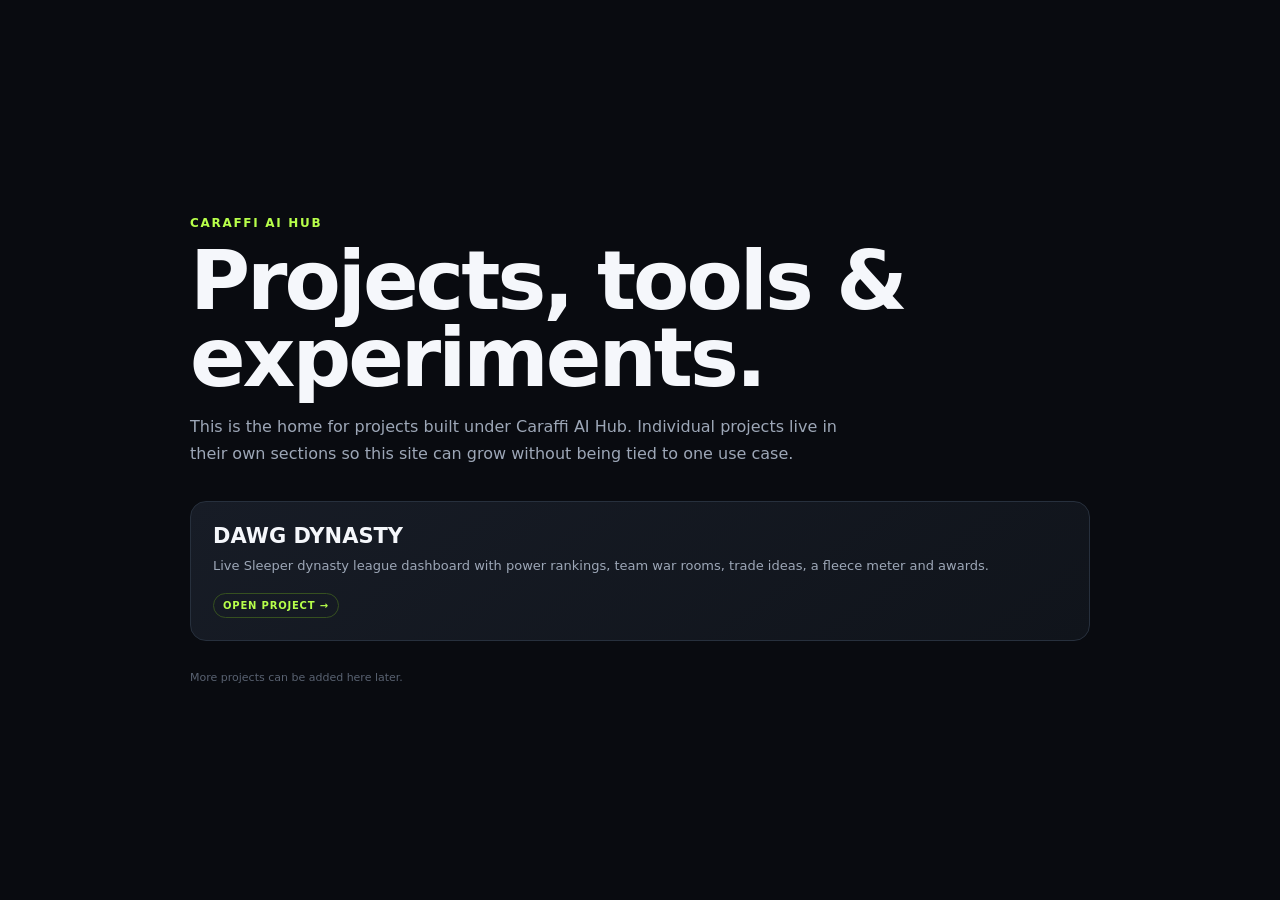
<file: index.html>
<!doctype html>
<html lang="en">
<head>
  <meta charset="utf-8" />
  <meta name="viewport" content="width=device-width, initial-scale=1" />
  <meta name="theme-color" content="#0b0d12" />
  <title>Caraffi AI Hub</title>
  <style>
    *{box-sizing:border-box} body{margin:0;min-height:100vh;background:#090b10;color:#f5f7fb;font-family:Inter,system-ui,-apple-system,BlinkMacSystemFont,"Segoe UI",sans-serif;display:grid;place-items:center;padding:28px} .wrap{width:min(900px,100%)} .eyebrow{color:#b7ff4a;font-weight:800;font-size:12px;letter-spacing:1.7px;text-transform:uppercase} h1{font-size:clamp(42px,8vw,82px);line-height:.94;margin:12px 0 18px;letter-spacing:-3px} p{color:#9da7b7;max-width:650px;line-height:1.65;font-size:16px}.grid{display:grid;grid-template-columns:repeat(auto-fit,minmax(240px,1fr));gap:14px;margin-top:34px}.card{display:block;padding:22px;border:1px solid #27303d;border-radius:16px;background:linear-gradient(145deg,#171c26,#10141b);color:#f5f7fb;text-decoration:none;transition:.18s ease}.card:hover{transform:translateY(-3px);border-color:#526137}.card strong{display:block;font-size:21px;margin-bottom:7px}.card span{color:#9da7b7;font-size:13px;line-height:1.5}.tag{display:inline-block;margin-top:17px;padding:6px 9px;border-radius:999px;border:1px solid #365020;color:#b7ff4a;font-size:10px;font-weight:800;text-transform:uppercase;letter-spacing:.8px}.foot{margin-top:30px;color:#596271;font-size:11px}
  </style>
</head>
<body>
  <main class="wrap">
    <div class="eyebrow">Caraffi AI Hub</div>
    <h1>Projects, tools & experiments.</h1>
    <p>This is the home for projects built under Caraffi AI Hub. Individual projects live in their own sections so this site can grow without being tied to one use case.</p>
    <div class="grid">
      <a class="card" href="./dawg-dynasty/">
        <strong>DAWG DYNASTY</strong>
        <span>Live Sleeper dynasty league dashboard with power rankings, team war rooms, trade ideas, a fleece meter and awards.</span>
        <div class="tag">Open Project →</div>
      </a>
    </div>
    <div class="foot">More projects can be added here later.</div>
  </main>
</body>
</html>
</file>
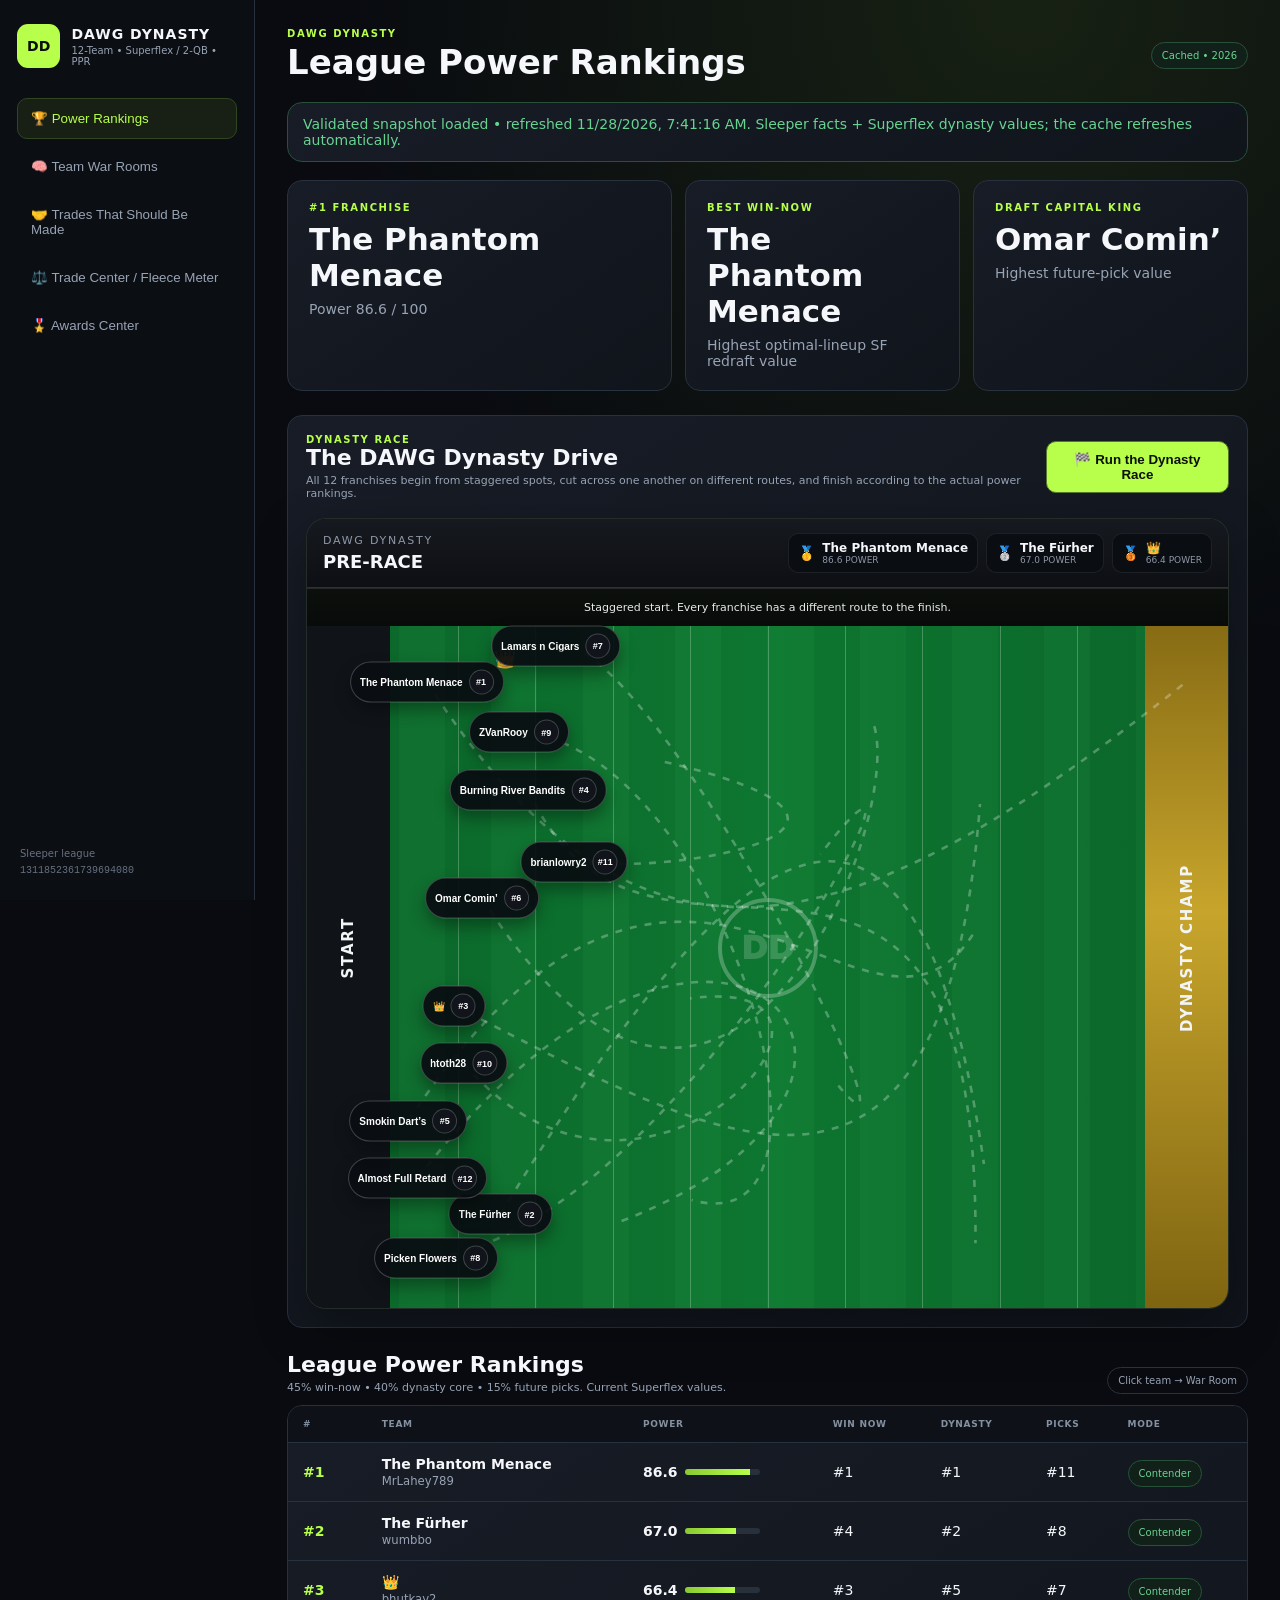
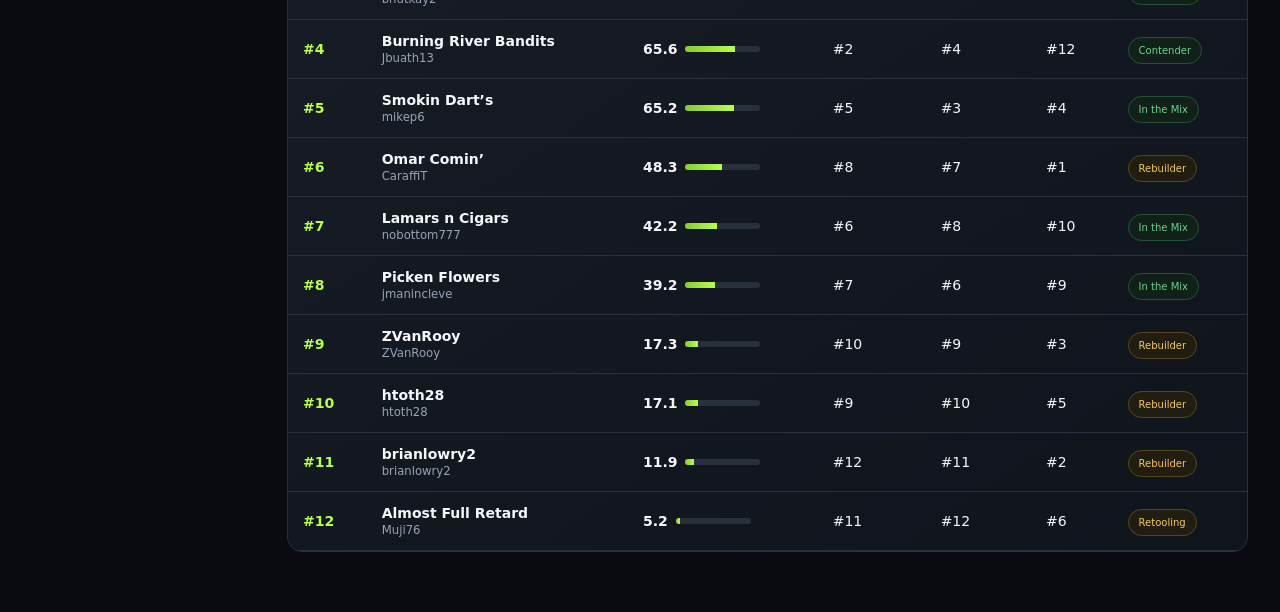
<file: dawg-dynasty/index.html>
<!doctype html>
<html lang="en">
<head>
  <meta charset="utf-8">
  <meta name="viewport" content="width=device-width,initial-scale=1">
  <meta name="theme-color" content="#090b10">
  <title>DAWG DYNASTY</title>
  <link rel="stylesheet" href="./styles.css?v=4">
  <link rel="stylesheet" href="./v4.css?v=4">
  <link rel="stylesheet" href="./dynasty-v8.css">
</head>
<body>
<div class="shell">
  <aside class="sidebar">
    <div class="brand"><div class="logo">DD</div><div><strong>DAWG DYNASTY</strong><small>12-Team • Superflex / 2-QB • PPR</small></div></div>
    <nav>
      <button class="nav on" data-page="power">🏆 Power Rankings</button>
      <button class="nav" data-page="teams">🧠 Team War Rooms</button>
      <button class="nav" data-page="ideas">🤝 Trades That Should Be Made</button>
      <button class="nav" data-page="trades">⚖️ Trade Center / Fleece Meter</button>
      <button class="nav" data-page="awards">🎖️ Awards Center</button>
    </nav>
    <div class="foot">Sleeper league<br><code id="leagueIdLabel">1311852361739694080</code></div>
  </aside>
  <main>
    <header><div><div class="eyebrow" id="eyebrow">DAWG DYNASTY</div><h1 id="title">League Power Rankings</h1></div><div id="status" class="status">Starting…</div></header>
    <div id="notice" class="notice">Loading validated league snapshot…</div>
    <section id="power" class="page on"></section>
    <section id="teams" class="page"></section>
    <section id="ideas" class="page"></section>
    <section id="trades" class="page"></section>
    <section id="awards" class="page"></section>
  </main>
</div>
<div class="modal" id="modal"><div class="backdrop" data-close></div><div class="modalbox"><button class="close" data-close>×</button><div id="modalBody"></div></div></div>
<script src="./app.js?v=4"></script>
<script src="./dynasty-v7.js?v=3"></script>
</body>
</html>
</file>
<file: dawg-dynasty/styles.css>
*{box-sizing:border-box}:root{--bg:#090b10;--panel:#11151d;--text:#f5f7fb;--muted:#98a3b4;--border:#28313e;--accent:#b7ff4a;--good:#68d391;--warn:#f6c85f;--bad:#ff7a7a}body{margin:0;background:radial-gradient(circle at 80% 0,#172113 0,transparent 28%),var(--bg);color:var(--text);font:14px Inter,system-ui,-apple-system,"Segoe UI",sans-serif}.shell{min-height:100vh;display:grid;grid-template-columns:255px 1fr}.sidebar{position:sticky;top:0;height:100vh;padding:24px 17px;border-right:1px solid var(--border);background:#0b0e13}.brand{display:flex;align-items:center;gap:11px;margin-bottom:30px}.logo{width:44px;height:44px;border-radius:11px;background:var(--accent);color:#0b0f06;display:grid;place-items:center;font-weight:900}.brand strong{display:block;letter-spacing:1px}.brand small{display:block;color:var(--muted);font-size:10px;margin-top:3px}nav{display:grid;gap:7px}.nav{border:1px solid transparent;background:transparent;color:var(--muted);padding:12px 13px;border-radius:10px;text-align:left;cursor:pointer}.nav:hover,.nav.on{color:var(--accent);background:#182016;border-color:#304620}.foot{position:absolute;left:20px;bottom:22px;color:#677180;font-size:10px;line-height:1.55}main{padding:28px 32px 60px;min-width:0}header{display:flex;justify-content:space-between;align-items:center;gap:20px;margin-bottom:20px}.eyebrow{color:var(--accent);font-size:10px;font-weight:800;letter-spacing:1.6px;text-transform:uppercase}h1{font-size:34px;margin:3px 0 0}h2{font-size:22px;margin:0}h3{margin:0;font-size:15px}p{color:var(--muted)}.status,.badge{border:1px solid var(--border);border-radius:999px;padding:7px 10px;font-size:10px;color:var(--muted);white-space:nowrap}.status.good,.badge.good{color:var(--good);border-color:#28513a;background:#112019}.badge.warn{color:var(--warn);border-color:#554820;background:#211d10}.badge.bad{color:var(--bad);border-color:#532d2d;background:#211313}.notice,.card,.panel,.team,.trade,.award{background:linear-gradient(145deg,#171c26,#10141b);border:1px solid var(--border);border-radius:15px}.notice{padding:13px 15px;color:var(--muted);margin-bottom:18px}.notice.good{color:var(--good);border-color:#28513a}.notice.warn{color:var(--warn);border-color:#554820}.notice.bad{color:var(--bad);border-color:#532d2d}.page{display:none}.page.on{display:block}.hero{display:grid;grid-template-columns:1.4fr 1fr 1fr;gap:13px}.card{padding:21px}.big{font-size:31px;font-weight:900;margin:8px 0}.muted{color:var(--muted)}.section{margin-top:24px}.sectionHead{display:flex;justify-content:space-between;gap:12px;align-items:end;margin-bottom:11px}.sectionHead p{font-size:11px;margin:4px 0 0}.panel{overflow:auto}table{width:100%;border-collapse:collapse}th,td{padding:13px 15px;border-bottom:1px solid var(--border);text-align:left}th{font-size:9px;color:#8590a0;text-transform:uppercase;background:#0e1218;letter-spacing:.7px}tbody tr{cursor:pointer}tbody tr:hover{background:#151b24}.rank{font-weight:900;color:var(--accent)}.bar{height:6px;border-radius:20px;background:#27303b;overflow:hidden;min-width:75px}.bar i{display:block;height:100%;background:linear-gradient(90deg,#89c932,var(--accent))}.scorebar{display:flex;gap:8px;align-items:center}.grid{display:grid;grid-template-columns:repeat(3,minmax(0,1fr));gap:13px}.team,.trade,.award{padding:17px}.team{cursor:pointer}.team:hover{border-color:#46533a;transform:translateY(-2px)}.line{display:flex;justify-content:space-between;gap:10px;align-items:center}.mini{display:grid;grid-template-columns:repeat(3,1fr);gap:7px;margin-top:13px}.mini div{padding:9px;background:#0e1218;border:1px solid #222a36;border-radius:9px}.mini b{display:block;font-size:17px}.mini small{color:var(--muted);font-size:8px}.posbars{display:grid;gap:7px;margin-top:13px}.posrow{display:grid;grid-template-columns:30px 1fr 38px;gap:8px;align-items:center;font-size:10px}.twocol{display:grid;grid-template-columns:repeat(2,minmax(0,1fr));gap:13px}.tradeSides{display:grid;grid-template-columns:1fr 42px 1fr;gap:8px;align-items:center;margin:12px 0}.sidebox,.detail,.rosterBox{background:#0e1218;border:1px solid #242c38;border-radius:10px;padding:11px}.arrow{text-align:center;color:var(--accent);font-size:21px}.asset{display:flex;justify-content:space-between;gap:10px;padding:6px 0;border-bottom:1px solid #202733;font-size:11px}.asset:last-child{border-bottom:0}.asset small{color:var(--muted)}.why{border-left:3px solid var(--accent);background:#101720;border-radius:8px;padding:10px 11px;color:var(--muted);font-size:10px;line-height:1.5;margin-top:9px}.meter{height:9px;background:linear-gradient(90deg,#ff7777,#f6c85f 50%,#68d391);border-radius:20px;position:relative;margin:12px 0 7px}.dot{position:absolute;top:-3px;width:15px;height:15px;border-radius:50%;background:white;border:3px solid #111;transform:translateX(-50%)}.details{display:grid;grid-template-columns:repeat(auto-fit,minmax(210px,1fr));gap:9px;margin-top:12px}.awardGrid{display:grid;grid-template-columns:repeat(4,minmax(0,1fr));gap:13px}.awardIcon{font-size:29px}.winner{color:var(--accent);font-weight:800;margin:8px 0}.modal{display:none;position:fixed;inset:0;z-index:30;place-items:center;padding:22px}.modal.on{display:grid}.backdrop{position:absolute;inset:0;background:#000c}.modalbox{position:relative;width:min(960px,96vw);max-height:92vh;overflow:auto;background:#0f131a;border:1px solid #394657;border-radius:17px;padding:22px}.close{position:absolute;right:12px;top:8px;border:0;background:transparent;color:#fff;font-size:28px;cursor:pointer}.rosterGrid{display:grid;grid-template-columns:1fr 1fr;gap:10px}.prow{display:flex;justify-content:space-between;gap:8px;padding:7px 0;border-bottom:1px solid #222a35;font-size:11px}.prow:last-child{border-bottom:0}@media(max-width:1000px){.grid{grid-template-columns:repeat(2,1fr)}.awardGrid{grid-template-columns:repeat(2,1fr)}.hero{grid-template-columns:1fr 1fr}.hero .card:first-child{grid-column:1/-1}}@media(max-width:780px){.shell{grid-template-columns:1fr}.sidebar{position:relative;height:auto;border-right:0;border-bottom:1px solid var(--border)}.foot{display:none}nav{grid-template-columns:1fr 1fr}main{padding:20px 12px 48px}header{align-items:flex-start;flex-direction:column}.hero,.grid,.twocol,.awardGrid,.rosterGrid{grid-template-columns:1fr}.hero .card:first-child{grid-column:auto}.tradeSides{grid-template-columns:1fr}.arrow{transform:rotate(90deg)}}
</file>
<file: dawg-dynasty/v4.css>
.small{font-size:10px}.center{text-align:center}.total{font-weight:900;margin-top:9px}.pillRow{display:flex;flex-wrap:wrap;gap:7px}.select{background:#0e1218;color:var(--text);border:1px solid var(--border);border-radius:10px;padding:10px 12px;min-width:220px}.raceCard{padding:18px;background:linear-gradient(145deg,#171c26,#10141b);border:1px solid var(--border);border-radius:15px}.raceHeader{margin-bottom:15px}.raceHeader p{margin:4px 0 0;font-size:11px}.raceBtn{border:1px solid #57752c;background:var(--accent);color:#0b0f06;font-weight:900;padding:10px 14px;border-radius:10px;cursor:pointer}.raceBtn:hover{transform:translateY(-1px)}.raceBtn:disabled{opacity:.65;cursor:wait}.raceTrack{display:grid;gap:7px}.racer{display:grid;grid-template-columns:190px 1fr;gap:10px;align-items:center}.rname{display:flex;gap:8px;align-items:center;min-width:0}.rname b{white-space:nowrap;overflow:hidden;text-overflow:ellipsis;font-size:11px}.raceRank{color:var(--muted);font-weight:900;width:28px}.track{height:25px;background:#0e1218;border:1px solid #242c38;border-radius:999px;position:relative;overflow:hidden}.track i{display:block;height:100%;width:0;background:linear-gradient(90deg,#789d3b,#b7ff4a);transition:width 1.45s cubic-bezier(.2,.8,.2,1)}.finishLabel{position:absolute;right:9px;top:4px;color:#fff;font-size:10px}.racer.winner .track{box-shadow:0 0 24px rgba(183,255,74,.35);border-color:#55752d}.racer.winner .raceRank,.racer.winner .rname b{color:var(--accent)}.tradeNote{margin-top:14px}.tradeAudit{padding:16px}.tradeTeam{margin-top:14px;padding-top:13px;border-top:1px solid var(--border)}.ledgerCols{display:grid;grid-template-columns:1fr 1fr;gap:8px;margin-top:8px}.ledger{background:#0e1218;border:1px solid #242c38;border-radius:10px;padding:10px}.ledger h4{margin:0 0 7px;font-size:9px;letter-spacing:1px;color:var(--muted)}@media(max-width:780px){.racer{grid-template-columns:120px 1fr}.ledgerCols{grid-template-columns:1fr}.select{width:100%;min-width:0}.sectionHead{align-items:stretch;flex-direction:column}.raceHeader{align-items:stretch;flex-direction:column}.raceBtn{width:100%}}
</file>
<file: dawg-dynasty/dynasty-v8.css>
.dd7-race{margin-top:18px;border:1px solid rgba(255,255,255,.12);border-radius:20px;overflow:hidden;background:#07100a;box-shadow:0 18px 50px rgba(0,0,0,.35)}.dd7-scoreboard{display:flex;justify-content:space-between;gap:18px;align-items:center;padding:14px 16px;background:linear-gradient(180deg,#16191f,#0d0f14);border-bottom:1px solid rgba(255,255,255,.1)}.dd7-title span{display:block;font-size:11px;letter-spacing:.16em;color:#8f98a7}.dd7-title b{display:block;margin-top:4px;font-size:18px}.dd7-podium{display:flex;gap:8px;flex-wrap:wrap;justify-content:flex-end}.dd7-podium-card{display:flex;gap:7px;align-items:center;padding:7px 9px;border-radius:10px;background:#0a0d12;border:1px solid rgba(255,255,255,.08)}.dd7-podium-card b{display:block;font-size:12px}.dd7-podium-card small{display:block;font-size:9px;color:#8f98a7}.dd7-field{position:relative;min-height:720px;background:linear-gradient(90deg,#0b6a2b,#0d7a31 50%,#0b6a2b);overflow:hidden}.dd7-field:before{content:"";position:absolute;inset:0;background:repeating-linear-gradient(90deg,rgba(255,255,255,.015) 0 5%,rgba(0,0,0,.035) 5% 10%);pointer-events:none}.dd7-endzone{position:absolute;top:0;bottom:0;width:9%;display:flex;align-items:center;justify-content:center;z-index:1}.dd7-endzone span{writing-mode:vertical-rl;transform:rotate(180deg);font-weight:900;letter-spacing:.12em;font-size:15px;color:#f2f4f6}.dd7-start{left:0;background:#101419}.dd7-champ{right:0;background:linear-gradient(180deg,#7f6411,#c7a52c 45%,#7f6411)}.dd7-yard{position:absolute;top:0;bottom:0;width:1px;background:rgba(255,255,255,.24);z-index:1}.dd7-yard span{position:absolute;top:8px;left:50%;transform:translateX(-50%);font-size:10px;color:rgba(255,255,255,.75)}.dd7-midlogo{position:absolute;left:50%;top:50%;transform:translate(-50%,-50%);width:100px;height:100px;border-radius:50%;display:flex;align-items:center;justify-content:center;border:4px solid rgba(255,255,255,.25);font-size:32px;font-weight:1000;color:rgba(255,255,255,.18);z-index:1}.dd7-routes{position:absolute;inset:0;width:100%;height:100%;z-index:2;pointer-events:none}.dd7-routes path{fill:none;stroke:rgba(255,255,255,.28);stroke-width:2.6;stroke-dasharray:7 8;vector-effect:non-scaling-stroke;transition:stroke .2s ease,stroke-width .2s ease,opacity .2s ease}.dd7-routes path.dd7-route-selected{stroke:rgba(255,225,117,.98);stroke-width:4.2;stroke-dasharray:none}.dd7-racers{position:absolute;inset:0;z-index:4}.dd7-racer{position:absolute;transform:translate(-50%,-50%);display:flex;align-items:center;gap:6px;max-width:190px;padding:7px 9px;border-radius:999px;border:1px solid rgba(255,255,255,.22);background:rgba(10,13,17,.94);color:#fff;box-shadow:0 8px 16px rgba(0,0,0,.34);cursor:pointer;white-space:nowrap;transition:filter .2s ease,box-shadow .2s ease,background .2s ease}.dd7-name{font-size:10px;font-weight:900;overflow:hidden;text-overflow:ellipsis;max-width:128px}.dd7-rank{min-width:25px;height:25px;border-radius:13px;display:flex;align-items:center;justify-content:center;background:#11151b;border:1px solid rgba(255,255,255,.2);font-size:9px;font-weight:900}.dd7-crown{position:absolute;right:-13px;top:-15px;font-size:18px}.dd7-racer.dd7-selected{background:#1a1f27;box-shadow:0 0 0 2px rgba(255,224,110,.85),0 10px 22px rgba(0,0,0,.38);z-index:8}.dd7-racer.dd7-winner{filter:brightness(1.18);box-shadow:0 0 0 2px rgba(255,221,75,.95),0 0 22px rgba(255,210,51,.9);animation:dd7Pulse .8s ease-in-out infinite alternate}.dd7-call{position:relative;left:auto;bottom:auto;transform:none;z-index:1;margin:0;padding:12px 16px;background:linear-gradient(180deg,#0c100d,#080b09);border-top:1px solid rgba(255,255,255,.12);border-radius:0;font-size:11px;text-align:center;color:#e6ebe8;backdrop-filter:none}.dd7-new-trade{background:rgba(255,255,255,.08)!important}.dd7-flat{display:inline-block;margin-left:6px;font-size:9px;font-weight:900;letter-spacing:.08em;color:#9ba4b1}@keyframes dd7Pulse{from{transform:translate(-50%,-50%) scale(1)}to{transform:translate(-50%,-50%) scale(1.08)}}@media(max-width:900px){.dd7-scoreboard{align-items:flex-start;flex-direction:column}.dd7-podium{justify-content:flex-start}.dd7-field{min-height:700px}.dd7-racer{max-width:150px;padding:6px 7px}.dd7-name{max-width:95px}.dd7-endzone{width:10%}}@media(max-width:600px){.dd7-podium-card:nth-child(n+3){display:none}.dd7-field{min-height:680px}.dd7-name{font-size:9px;max-width:88px}.dd7-racer{gap:4px;padding:5px 6px}.dd7-rank{min-width:21px;height:21px;font-size:8px}.dd7-yard span{display:none}.dd7-endzone{width:11%}.dd7-call{width:auto;max-width:none;font-size:10px;padding:11px 12px}.dd7-title b{font-size:16px}}
</file>
